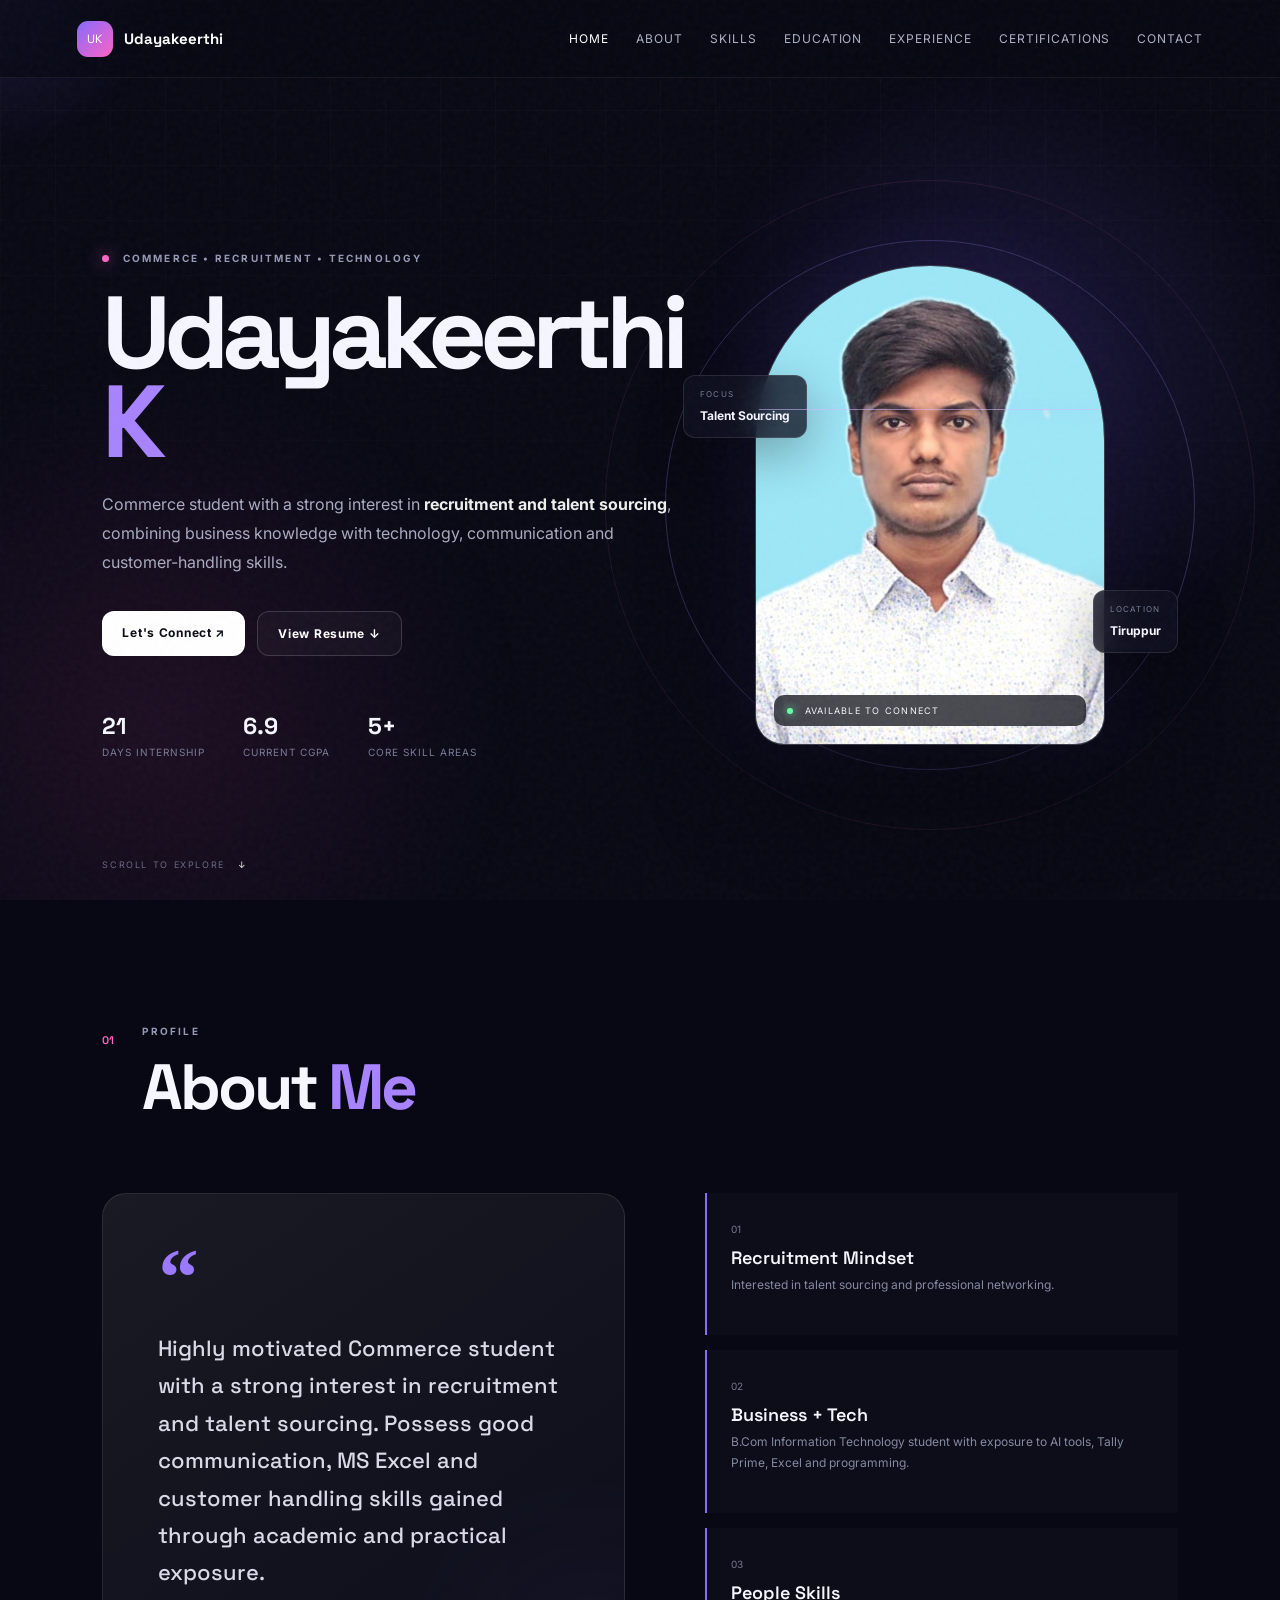
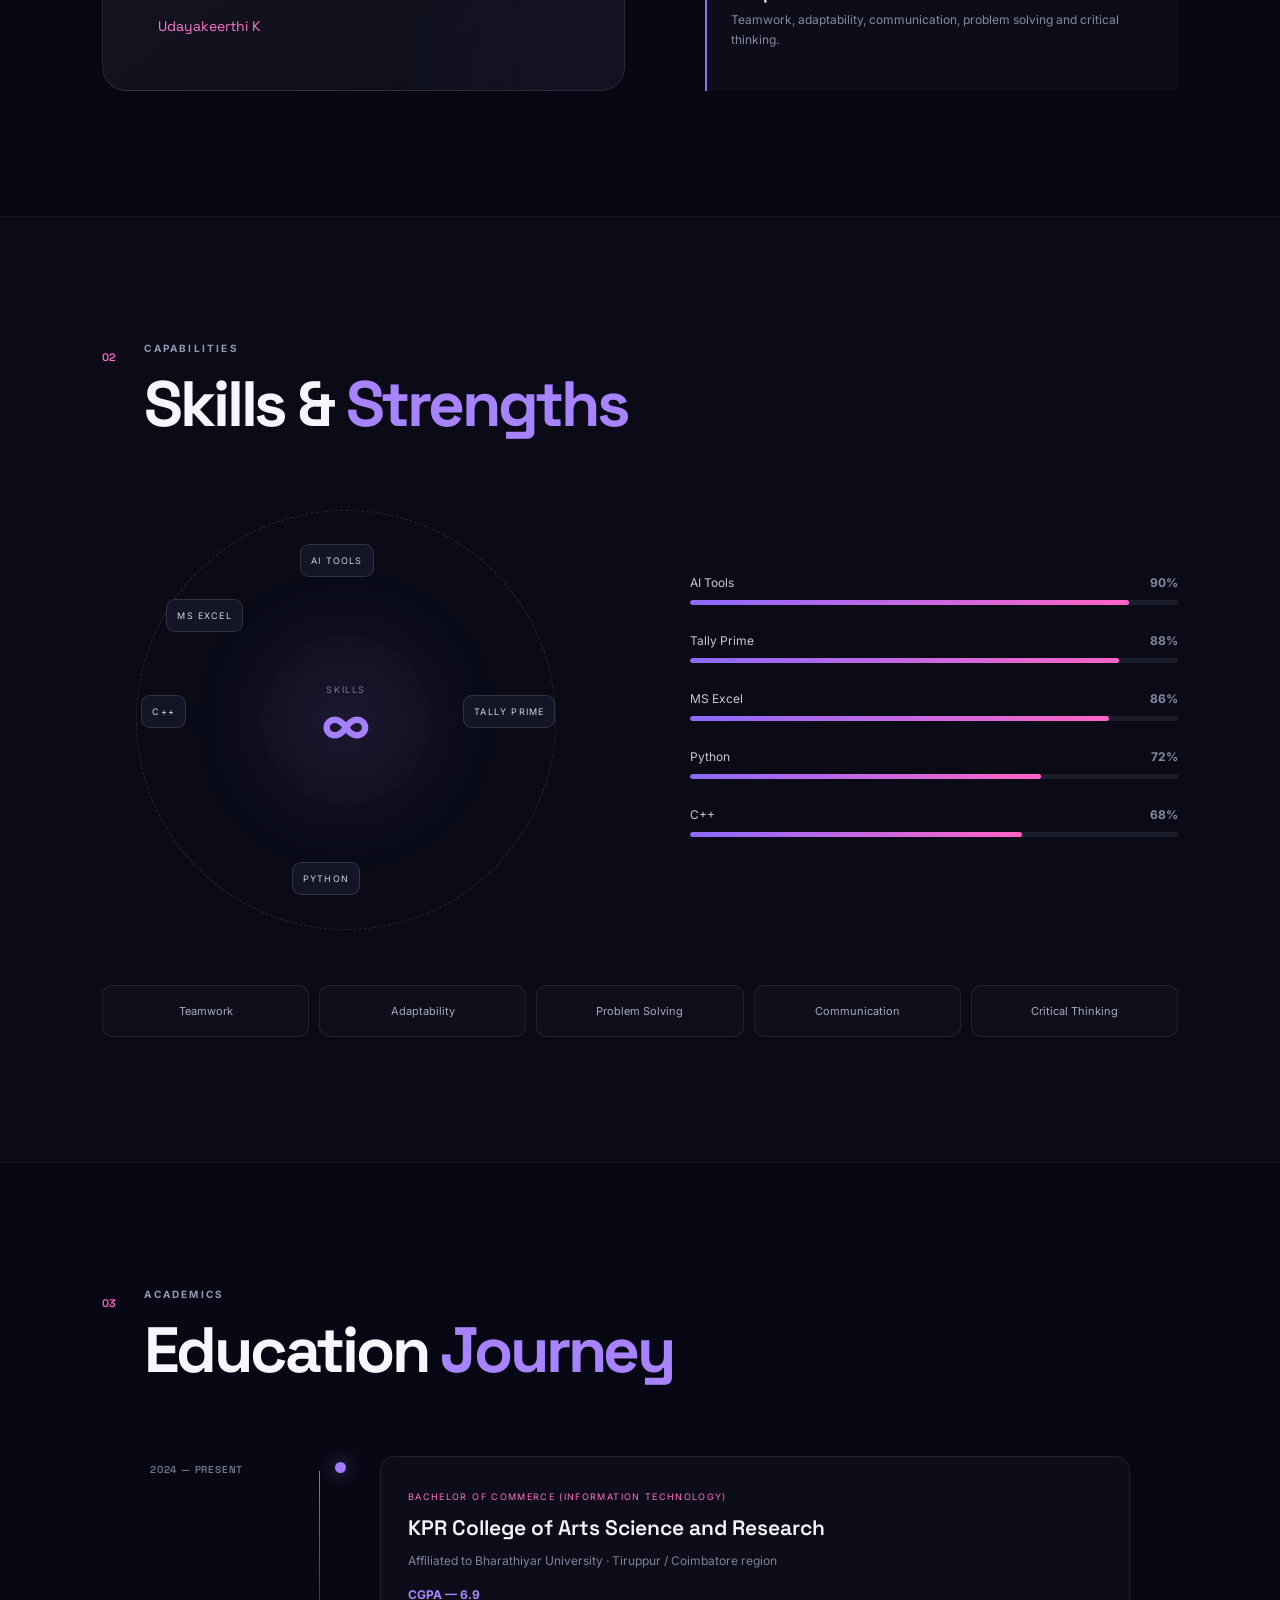
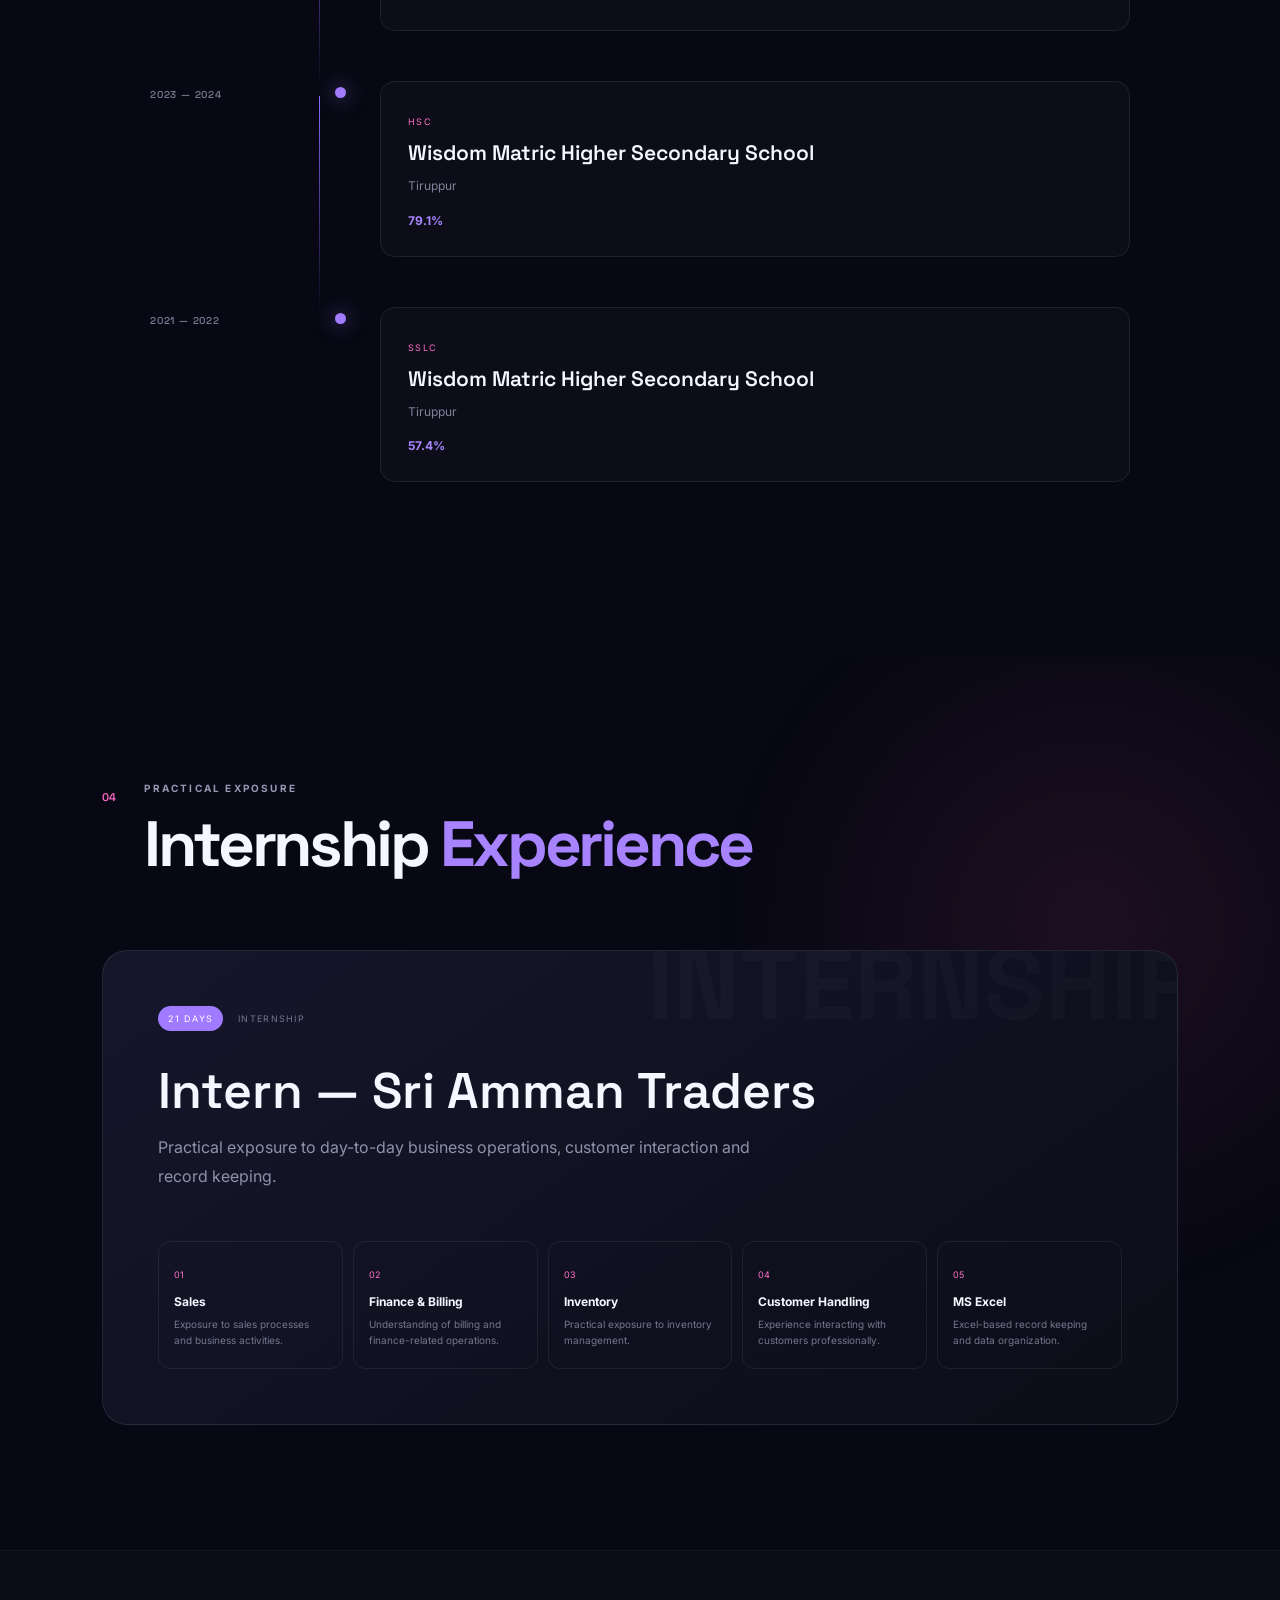
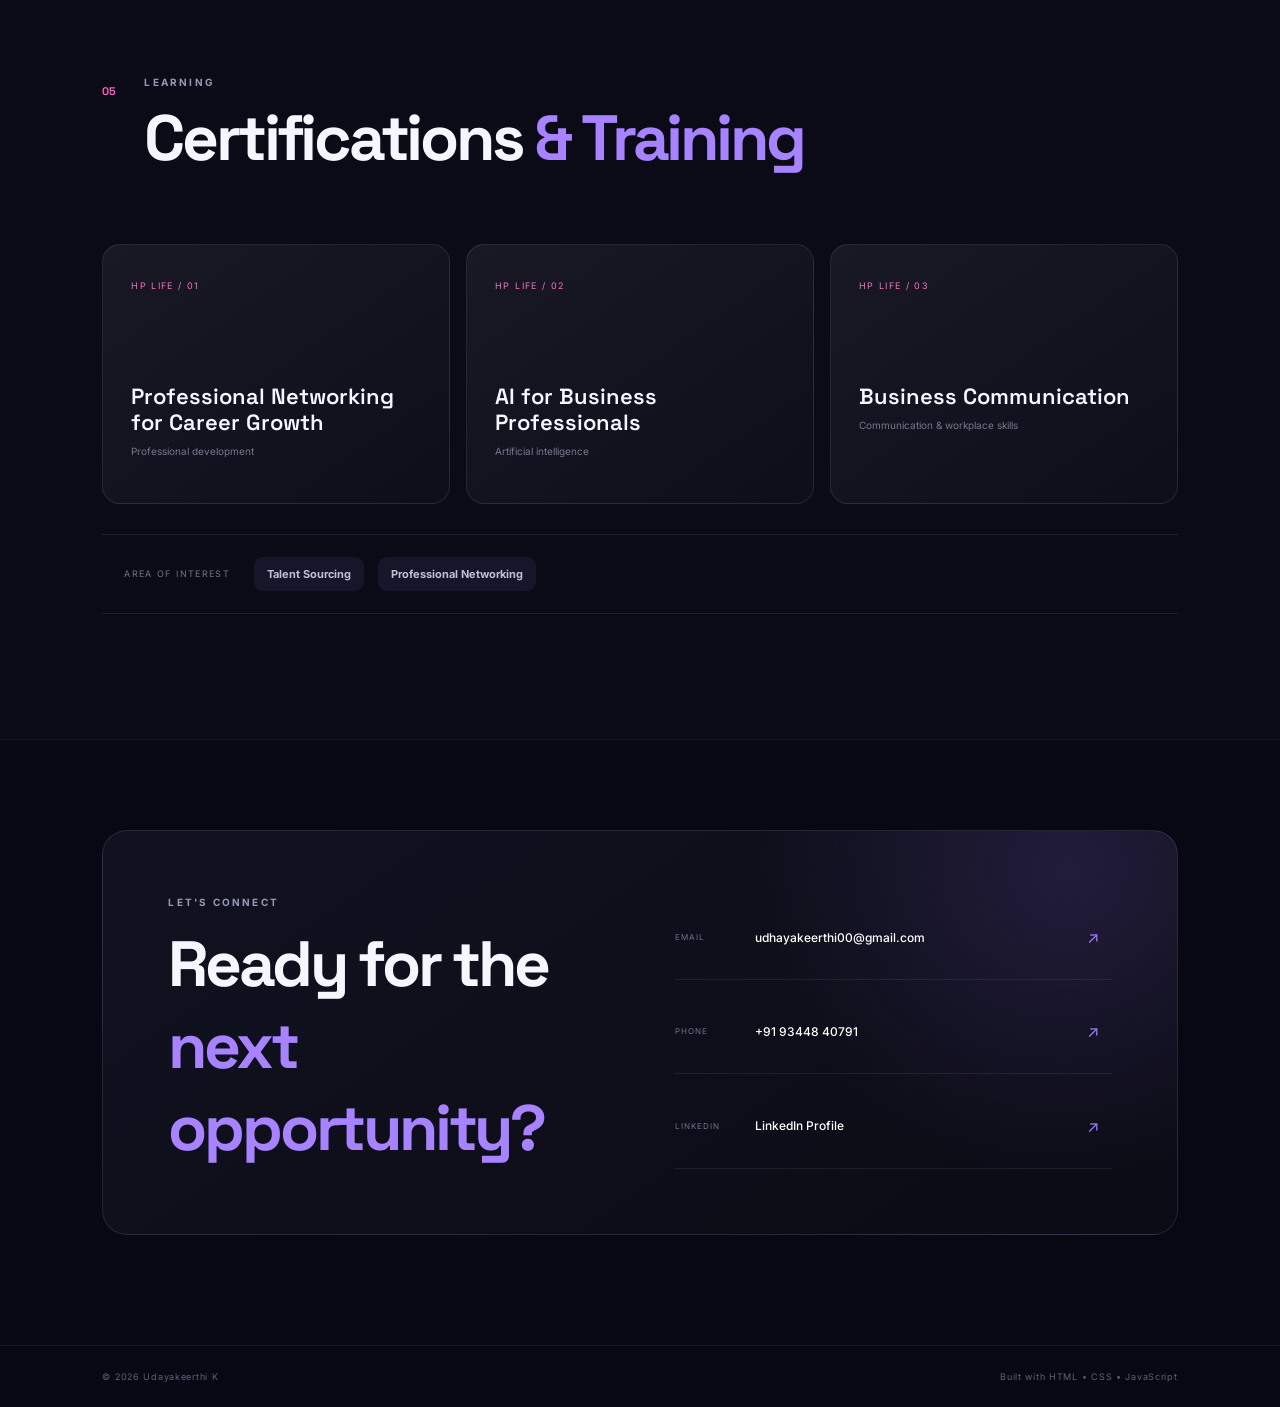
<file: index.html>
<!DOCTYPE html>
<html lang="en">
<head>
  <meta charset="UTF-8" />
  <meta name="viewport" content="width=device-width, initial-scale=1.0" />
  <meta name="description" content="Udayakeerthi K — Commerce student portfolio focused on recruitment, talent sourcing, networking and business technology." />
  <title>Udayakeerthi K | Portfolio</title>
  <link rel="preconnect" href="https://fonts.googleapis.com">
  <link rel="preconnect" href="https://fonts.gstatic.com" crossorigin>
  <link href="https://fonts.googleapis.com/css2?family=Inter:wght@400;500;600;700;800&family=Space+Grotesk:wght@500;600;700&display=swap" rel="stylesheet">
  <link rel="stylesheet" href="style.css" />
</head>
<body>
  <div class="cursor-glow"></div>
  <div class="noise"></div>
  <div class="progress"></div>

  <header class="nav">
    <a class="brand" href="#home"><span>UK</span><b>Udayakeerthi</b></a>
    <button class="menu" aria-label="Open menu"><i></i><i></i><i></i></button>
    <nav>
      <a class="active" href="#home">Home</a>
      <a href="#about">About</a>
      <a href="#skills">Skills</a>
      <a href="#education">Education</a>
      <a href="#experience">Experience</a>
      <a href="#certifications">Certifications</a>
      <a href="#contact">Contact</a>
    </nav>
  </header>

  <main>
    <section id="home" class="hero frame">
      <div class="hero-orb orb-a"></div>
      <div class="hero-orb orb-b"></div>
      <div class="grid"></div>

      <div class="hero-copy reveal">
        <p class="eyebrow"><span></span> COMMERCE • RECRUITMENT • TECHNOLOGY</p>
        <h1>Udayakeerthi<br><em>K</em></h1>
        <p class="lead">Commerce student with a strong interest in <strong>recruitment and talent sourcing</strong>, combining business knowledge with technology, communication and customer-handling skills.</p>
        <div class="hero-actions">
          <a class="btn primary" href="#contact">Let's Connect <span>↗</span></a>
          <a class="btn ghost" href="assets/Udayakeerthi-K-Resume.pdf" target="_blank">View Resume <span>↓</span></a>
        </div>
        <div class="mini-stats">
          <div><b>21</b><span>Days Internship</span></div>
          <div><b>6.9</b><span>Current CGPA</span></div>
          <div><b>5+</b><span>Core Skill Areas</span></div>
        </div>
      </div>

      <div class="portrait-wrap reveal delay">
        <div class="portrait-ring ring-one"></div>
        <div class="portrait-ring ring-two"></div>
        <div class="portrait-card">
          <div class="scanline"></div>
          <img src="assets/profile.jpg" alt="Udayakeerthi K portrait" />
          <div class="portrait-tag"><span class="dot"></span> AVAILABLE TO CONNECT</div>
        </div>
        <div class="float-card fc-one"><small>FOCUS</small><strong>Talent Sourcing</strong></div>
        <div class="float-card fc-two"><small>LOCATION</small><strong>Tiruppur</strong></div>
      </div>

      <div class="scroll-cue">SCROLL TO EXPLORE <span>↓</span></div>
    </section>

    <section id="about" class="section frame">
      <div class="section-head reveal">
        <span class="index">01</span>
        <div><p class="eyebrow">PROFILE</p><h2>About <em>Me</em></h2></div>
      </div>
      <div class="about-grid">
        <div class="about-card glass reveal">
          <div class="quote-mark">“</div>
          <p>Highly motivated Commerce student with a strong interest in recruitment and talent sourcing. Possess good communication, MS Excel and customer handling skills gained through academic and practical exposure.</p>
          <div class="signature">Udayakeerthi K</div>
        </div>
        <div class="about-side">
          <div class="info-card reveal"><span>01</span><h3>Recruitment Mindset</h3><p>Interested in talent sourcing and professional networking.</p></div>
          <div class="info-card reveal"><span>02</span><h3>Business + Tech</h3><p>B.Com Information Technology student with exposure to AI tools, Tally Prime, Excel and programming.</p></div>
          <div class="info-card reveal"><span>03</span><h3>People Skills</h3><p>Teamwork, adaptability, communication, problem solving and critical thinking.</p></div>
        </div>
      </div>
    </section>

    <section id="skills" class="section dark frame">
      <div class="section-head reveal">
        <span class="index">02</span>
        <div><p class="eyebrow">CAPABILITIES</p><h2>Skills & <em>Strengths</em></h2></div>
      </div>
      <div class="skills-layout">
        <div class="skill-wheel reveal">
          <div class="wheel-center"><span>SKILLS</span><b>∞</b></div>
          <i class="s1">AI TOOLS</i><i class="s2">TALLY PRIME</i><i class="s3">PYTHON</i><i class="s4">C++</i><i class="s5">MS EXCEL</i>
        </div>
        <div class="skill-list">
          <div class="skill reveal"><div><span>AI Tools</span><b>90%</b></div><div class="bar"><i style="--w:90%"></i></div></div>
          <div class="skill reveal"><div><span>Tally Prime</span><b>88%</b></div><div class="bar"><i style="--w:88%"></i></div></div>
          <div class="skill reveal"><div><span>MS Excel</span><b>86%</b></div><div class="bar"><i style="--w:86%"></i></div></div>
          <div class="skill reveal"><div><span>Python</span><b>72%</b></div><div class="bar"><i style="--w:72%"></i></div></div>
          <div class="skill reveal"><div><span>C++</span><b>68%</b></div><div class="bar"><i style="--w:68%"></i></div></div>
        </div>
      </div>
      <div class="soft-grid">
        <div class="soft reveal">Teamwork</div><div class="soft reveal">Adaptability</div><div class="soft reveal">Problem Solving</div>
        <div class="soft reveal">Communication</div><div class="soft reveal">Critical Thinking</div>
      </div>
    </section>

    <section id="education" class="section frame">
      <div class="section-head reveal">
        <span class="index">03</span>
        <div><p class="eyebrow">ACADEMICS</p><h2>Education <em>Journey</em></h2></div>
      </div>
      <div class="timeline">
        <article class="timeline-item reveal">
          <div class="time">2024 — PRESENT</div><div class="timeline-dot"></div>
          <div class="timeline-card"><span>BACHELOR OF COMMERCE (INFORMATION TECHNOLOGY)</span><h3>KPR College of Arts Science and Research</h3><p>Affiliated to Bharathiyar University · Tiruppur / Coimbatore region</p><b>CGPA — 6.9</b></div>
        </article>
        <article class="timeline-item reveal">
          <div class="time">2023 — 2024</div><div class="timeline-dot"></div>
          <div class="timeline-card"><span>HSC</span><h3>Wisdom Matric Higher Secondary School</h3><p>Tiruppur</p><b>79.1%</b></div>
        </article>
        <article class="timeline-item reveal">
          <div class="time">2021 — 2022</div><div class="timeline-dot"></div>
          <div class="timeline-card"><span>SSLC</span><h3>Wisdom Matric Higher Secondary School</h3><p>Tiruppur</p><b>57.4%</b></div>
        </article>
      </div>
    </section>

    <section id="experience" class="section experience frame">
      <div class="section-head reveal">
        <span class="index">04</span>
        <div><p class="eyebrow">PRACTICAL EXPOSURE</p><h2>Internship <em>Experience</em></h2></div>
      </div>
      <div class="experience-card reveal">
        <div class="exp-top"><span class="pill">21 DAYS</span><span>INTERNSHIP</span></div>
        <h3>Intern — Sri Amman Traders</h3>
        <p class="exp-summary">Practical exposure to day-to-day business operations, customer interaction and record keeping.</p>
        <div class="exp-grid">
          <div><span>01</span><b>Sales</b><p>Exposure to sales processes and business activities.</p></div>
          <div><span>02</span><b>Finance & Billing</b><p>Understanding of billing and finance-related operations.</p></div>
          <div><span>03</span><b>Inventory</b><p>Practical exposure to inventory management.</p></div>
          <div><span>04</span><b>Customer Handling</b><p>Experience interacting with customers professionally.</p></div>
          <div><span>05</span><b>MS Excel</b><p>Excel-based record keeping and data organization.</p></div>
        </div>
      </div>
    </section>

    <section id="certifications" class="section dark frame">
      <div class="section-head reveal">
        <span class="index">05</span>
        <div><p class="eyebrow">LEARNING</p><h2>Certifications <em>& Training</em></h2></div>
      </div>
      <div class="cert-grid">
        <div class="cert-card reveal"><span>HP LIFE / 01</span><h3>Professional Networking for Career Growth</h3><p>Professional development</p></div>
        <div class="cert-card reveal"><span>HP LIFE / 02</span><h3>AI for Business Professionals</h3><p>Artificial intelligence</p></div>
        <div class="cert-card reveal"><span>HP LIFE / 03</span><h3>Business Communication</h3><p>Communication & workplace skills</p></div>
      </div>
      <div class="interest-strip reveal"><span>AREA OF INTEREST</span><b>Talent Sourcing</b><b>Professional Networking</b></div>
    </section>

    <section id="contact" class="section contact frame">
      <div class="contact-card reveal">
        <div><p class="eyebrow">LET'S CONNECT</p><h2>Ready for the<br><em>next opportunity?</em></h2></div>
        <div class="contact-links">
          <a href="mailto:udhayakeerthi00@gmail.com"><small>EMAIL</small><strong>udhayakeerthi00@gmail.com</strong><span>↗</span></a>
          <a href="tel:+919344840791"><small>PHONE</small><strong>+91 93448 40791</strong><span>↗</span></a>
          <a href="https://www.linkedin.com/" target="_blank"><small>LINKEDIN</small><strong>LinkedIn Profile</strong><span>↗</span></a>
        </div>
      </div>
    </section>
  </main>

  <footer><span>© 2026 Udayakeerthi K</span><span>Built with HTML • CSS • JavaScript</span></footer>
  <button class="top" aria-label="Back to top">↑</button>
  <script src="script.js"></script>
</body>
</html>
</file>
<file: style.css>
*{box-sizing:border-box;margin:0;padding:0}html{scroll-behavior:smooth}body{font-family:Inter,sans-serif;background:#070813;color:#f5f6ff;overflow-x:hidden}.noise{position:fixed;inset:0;pointer-events:none;z-index:100;background-image:url("data:image/svg+xml,%3Csvg viewBox='0 0 180 180' xmlns='http://www.w3.org/2000/svg'%3E%3Cfilter id='n'%3E%3CfeTurbulence type='fractalNoise' baseFrequency='.9' numOctaves='3' stitchTiles='stitch'/%3E%3C/filter%3E%3Crect width='100%25' height='100%25' filter='url(%23n)' opacity='.035'/%3E%3C/svg%3E")}.cursor-glow{position:fixed;width:340px;height:340px;border-radius:50%;pointer-events:none;z-index:0;background:radial-gradient(circle,rgba(126,102,255,.14),transparent 65%);transform:translate(-50%,-50%)}.progress{position:fixed;top:0;left:0;height:3px;width:0;background:linear-gradient(90deg,#8f6cff,#ff65c7);z-index:1000}.nav{height:78px;display:flex;align-items:center;justify-content:space-between;padding:0 6vw;position:fixed;top:0;width:100%;z-index:50;background:rgba(7,8,19,.68);backdrop-filter:blur(18px);border-bottom:1px solid rgba(255,255,255,.06)}.brand{display:flex;align-items:center;gap:11px;color:#fff;text-decoration:none;font-family:"Space Grotesk"}.brand span{width:36px;height:36px;display:grid;place-items:center;border-radius:11px;background:linear-gradient(135deg,#8569ff,#ff62c4);font-size:12px}.brand b{font-size:15px}.nav nav{display:flex;gap:27px}.nav nav a{color:#aeb1c6;text-decoration:none;font-size:12px;letter-spacing:.08em;text-transform:uppercase;transition:.25s}.nav nav a:hover,.nav nav a.active{color:#fff}.menu{display:none;background:none;border:0}.menu i{display:block;width:25px;height:2px;background:#fff;margin:5px}.frame{position:relative}.hero{min-height:100vh;padding:150px 8vw 80px;display:grid;grid-template-columns:1.08fr .92fr;align-items:center;overflow:hidden;background:radial-gradient(circle at 78% 42%,rgba(127,93,255,.19),transparent 28%),radial-gradient(circle at 12% 80%,rgba(255,75,181,.09),transparent 28%)}.grid{position:absolute;inset:0;background-image:linear-gradient(rgba(255,255,255,.025) 1px,transparent 1px),linear-gradient(90deg,rgba(255,255,255,.025) 1px,transparent 1px);background-size:55px 55px;mask-image:linear-gradient(to bottom,#000,transparent 85%);pointer-events:none}.hero-copy{z-index:2}.eyebrow{font-size:10px;letter-spacing:.22em;color:#9699b4;font-weight:700}.eyebrow span{display:inline-block;width:7px;height:7px;border-radius:50%;background:#ff65c7;margin-right:9px;box-shadow:0 0 18px #ff65c7}.hero h1{font-family:"Space Grotesk";font-size:clamp(58px,8vw,120px);line-height:.87;letter-spacing:-.07em;margin:24px 0}.hero h1 em,.section h2 em{font-style:normal;color:#a783ff}.lead{max-width:620px;color:#a9abc0;line-height:1.8;font-size:16px}.lead strong{color:#eee}.hero-actions{display:flex;gap:12px;margin-top:34px}.btn{padding:14px 20px;border-radius:12px;text-decoration:none;font-size:12px;font-weight:700;letter-spacing:.06em;transition:.3s}.btn.primary{background:#fff;color:#0a0b15}.btn.primary:hover{transform:translateY(-3px);box-shadow:0 12px 35px rgba(255,255,255,.15)}.btn.ghost{border:1px solid rgba(255,255,255,.16);color:#fff;background:rgba(255,255,255,.03)}.mini-stats{display:flex;gap:38px;margin-top:55px}.mini-stats div{display:flex;flex-direction:column;gap:5px}.mini-stats b{font:700 23px "Space Grotesk"}.mini-stats span{font-size:10px;color:#777b96;text-transform:uppercase;letter-spacing:.1em}.portrait-wrap{position:relative;height:590px;display:grid;place-items:center}.portrait-card{width:min(350px,72vw);height:480px;border-radius:180px 180px 30px 30px;overflow:hidden;position:relative;border:1px solid rgba(255,255,255,.16);background:#151626;box-shadow:0 35px 100px rgba(0,0,0,.55),0 0 80px rgba(123,88,255,.15)}.portrait-card img{width:100%;height:100%;object-fit:cover;object-position:center top;filter:saturate(.92) contrast(1.02)}.scanline{position:absolute;z-index:2;left:0;right:0;top:30%;height:1px;background:#d6b8ff;box-shadow:0 0 18px #b98fff;animation:scan 4s ease-in-out infinite;opacity:.55}.portrait-tag{position:absolute;bottom:18px;left:18px;right:18px;padding:10px 13px;border-radius:10px;background:rgba(5,6,15,.72);backdrop-filter:blur(12px);font-size:9px;letter-spacing:.14em}.dot{display:inline-block;width:6px;height:6px;background:#68ffa8;border-radius:50%;margin-right:7px;box-shadow:0 0 10px #68ffa8}.portrait-ring{position:absolute;border:1px solid rgba(168,139,255,.25);border-radius:50%;width:530px;height:530px;animation:spin 18s linear infinite}.ring-two{width:650px;height:650px;border-color:rgba(255,100,200,.1);animation-direction:reverse;animation-duration:25s}.float-card{position:absolute;padding:13px 16px;border:1px solid rgba(255,255,255,.1);background:rgba(15,16,31,.78);backdrop-filter:blur(16px);border-radius:12px;box-shadow:0 15px 50px rgba(0,0,0,.3);animation:float 5s ease-in-out infinite}.float-card small{display:block;color:#777b96;font-size:8px;letter-spacing:.15em;margin-bottom:5px}.float-card strong{font-size:12px}.fc-one{left:0;top:28%;}.fc-two{right:0;bottom:25%;animation-delay:-2s}.scroll-cue{position:absolute;bottom:30px;left:8vw;color:#666a84;font-size:9px;letter-spacing:.18em}.scroll-cue span{margin-left:8px;color:#fff}.section{padding:125px 8vw}.section.dark{background:#0a0b17;border-top:1px solid rgba(255,255,255,.05);border-bottom:1px solid rgba(255,255,255,.05)}.section-head{display:flex;gap:28px;align-items:flex-start;margin-bottom:65px}.index{font:600 11px "Space Grotesk";color:#ff69c8;padding-top:8px}.section h2{font:700 clamp(38px,5vw,66px) "Space Grotesk";letter-spacing:-.05em;margin-top:9px}.about-grid{display:grid;grid-template-columns:1.05fr .95fr;gap:80px}.glass{background:linear-gradient(145deg,rgba(255,255,255,.075),rgba(255,255,255,.025));border:1px solid rgba(255,255,255,.1);border-radius:24px;padding:55px;min-height:370px;position:relative;overflow:hidden}.glass:after{content:"";position:absolute;width:180px;height:180px;border-radius:50%;background:#8b68ff;filter:blur(90px);opacity:.15;right:-60px;bottom:-70px}.quote-mark{font:700 80px Georgia;color:#9a79ff;line-height:.7}.about-card p{font:500 22px/1.7 "Space Grotesk";color:#d9d9e7;max-width:700px;margin:25px 0}.signature{font-family:"Space Grotesk";color:#ff77cc;font-size:14px}.about-side{display:grid;gap:15px}.info-card{padding:24px;border-left:2px solid #8c6cff;background:rgba(255,255,255,.025);transition:.3s}.info-card:hover{transform:translateX(7px);background:rgba(255,255,255,.05)}.info-card span{font-size:10px;color:#75798f}.info-card h3{margin:9px 0 6px;font:600 18px "Space Grotesk"}.info-card p{font-size:12px;color:#8589a1;line-height:1.7}.skills-layout{display:grid;grid-template-columns:1fr 1fr;gap:100px;align-items:center}.skill-wheel{height:420px;position:relative;border:1px dashed rgba(255,255,255,.12);border-radius:50%;width:420px;margin:auto;animation:spin 25s linear infinite}.wheel-center{position:absolute;inset:125px;border-radius:50%;background:radial-gradient(circle,#1c1731,#0d0e19);display:grid;place-items:center;align-content:center;animation:spin 25s linear infinite reverse;box-shadow:0 0 80px rgba(143,108,255,.12)}.wheel-center span{font-size:9px;letter-spacing:.18em;color:#777b96}.wheel-center b{font-size:50px;color:#a47fff}.skill-wheel i{position:absolute;font-style:normal;font-size:9px;letter-spacing:.13em;color:#d5d3e0;background:#141526;border:1px solid rgba(255,255,255,.12);padding:10px;border-radius:9px;animation:spin 25s linear infinite reverse}.s1{top:8%;left:39%}.s2{right:0;top:44%}.s3{bottom:8%;left:37%}.s4{left:1%;top:44%}.s5{top:21%;left:7%}.skill{margin:0 0 28px}.skill>div:first-child{display:flex;justify-content:space-between;font-size:12px;color:#c7c9d7;margin-bottom:10px}.skill b{color:#8589a2}.bar{height:5px;background:#1c1d2b;border-radius:10px;overflow:hidden}.bar i{display:block;width:0;height:100%;background:linear-gradient(90deg,#8b6aff,#ff64c5);border-radius:10px;transition:1.2s cubic-bezier(.2,.8,.2,1)}.revealed .bar i{width:var(--w)}.soft-grid{display:grid;grid-template-columns:repeat(5,1fr);gap:10px;margin-top:55px}.soft{padding:18px;text-align:center;border:1px solid rgba(255,255,255,.08);font-size:11px;color:#a8aabe;border-radius:10px;background:rgba(255,255,255,.02)}.timeline{max-width:980px;margin:auto}.timeline-item{display:grid;grid-template-columns:160px 20px 1fr;gap:25px;position:relative;padding-bottom:50px}.timeline-item:not(:last-child):after{content:"";position:absolute;left:169px;top:15px;width:1px;height:calc(100% - 10px);background:linear-gradient(#8b6aff,transparent)}.time{font:600 10px "Space Grotesk";color:#73778e;letter-spacing:.08em;padding-top:7px}.timeline-dot{width:11px;height:11px;background:#a27cff;border-radius:50%;margin-top:6px;box-shadow:0 0 20px rgba(162,124,255,.7);z-index:2}.timeline-card{padding:27px;border:1px solid rgba(255,255,255,.08);border-radius:15px;background:rgba(255,255,255,.025)}.timeline-card span{font-size:9px;color:#ff71c8;letter-spacing:.15em}.timeline-card h3{font:600 21px "Space Grotesk";margin:10px 0}.timeline-card p{font-size:12px;color:#7f839b;line-height:1.7}.timeline-card b{display:inline-block;margin-top:16px;font-size:12px;color:#a887ff}.experience{background:radial-gradient(circle at 85% 30%,rgba(255,87,188,.09),transparent 30%)}.experience-card{padding:55px;border-radius:25px;background:linear-gradient(145deg,#15162a,#0c0d18);border:1px solid rgba(255,255,255,.09);position:relative;overflow:hidden}.experience-card:before{content:"INTERNSHIP";position:absolute;right:-20px;top:-30px;font:800 100px "Space Grotesk";color:rgba(255,255,255,.025);pointer-events:none}.exp-top{display:flex;align-items:center;gap:15px;color:#73778f;font-size:9px;letter-spacing:.14em}.pill{background:#a17bff;color:#fff;padding:7px 10px;border-radius:100px}.experience-card h3{font:600 clamp(32px,4vw,50px) "Space Grotesk";margin:28px 0 10px}.exp-summary{color:#8e92aa;max-width:600px;line-height:1.8}.exp-grid{display:grid;grid-template-columns:repeat(5,1fr);gap:10px;margin-top:50px}.exp-grid div{padding:20px 15px;border:1px solid rgba(255,255,255,.07);border-radius:12px}.exp-grid span{color:#ff70c8;font-size:9px}.exp-grid b{display:block;font-size:12px;margin:12px 0 7px}.exp-grid p{font-size:10px;line-height:1.6;color:#74788f}.cert-grid{display:grid;grid-template-columns:repeat(3,1fr);gap:16px}.cert-card{min-height:260px;padding:28px;border:1px solid rgba(255,255,255,.09);border-radius:18px;background:linear-gradient(145deg,rgba(255,255,255,.06),rgba(255,255,255,.015));transition:.35s}.cert-card:hover{transform:translateY(-8px);border-color:rgba(167,128,255,.4)}.cert-card span{font-size:9px;color:#ff6dc5;letter-spacing:.15em}.cert-card h3{font:600 22px/1.2 "Space Grotesk";margin-top:90px}.cert-card p{font-size:10px;color:#74788e;margin-top:10px}.interest-strip{display:flex;gap:14px;align-items:center;flex-wrap:wrap;margin-top:30px;padding:22px;border-top:1px solid rgba(255,255,255,.08);border-bottom:1px solid rgba(255,255,255,.08)}.interest-strip span{font-size:9px;color:#70748a;letter-spacing:.15em;margin-right:10px}.interest-strip b{font-size:11px;padding:10px 13px;border-radius:9px;background:#15162a;color:#bfc1d0}.contact{padding-top:90px;padding-bottom:110px}.contact-card{display:grid;grid-template-columns:1fr 1fr;gap:70px;padding:65px;border:1px solid rgba(255,255,255,.1);border-radius:25px;background:radial-gradient(circle at 90% 10%,rgba(155,111,255,.15),transparent 30%),linear-gradient(145deg,#111220,#0a0b14)}.contact-card h2{font:700 clamp(40px,5vw,65px) "Space Grotesk";letter-spacing:-.05em;margin-top:15px}.contact-links{display:grid;gap:10px}.contact-links a{display:grid;grid-template-columns:80px 1fr 25px;align-items:center;padding:18px 0;border-bottom:1px solid rgba(255,255,255,.08);text-decoration:none;color:#fff}.contact-links small{font-size:8px;letter-spacing:.13em;color:#6f738a}.contact-links strong{font-size:12px;font-weight:500}.contact-links span{color:#a17cff}.top{position:fixed;right:25px;bottom:25px;width:42px;height:42px;border:1px solid rgba(255,255,255,.14);border-radius:50%;background:#121321;color:#fff;z-index:20;opacity:0;pointer-events:none;transition:.3s}.top.show{opacity:1;pointer-events:auto}footer{display:flex;justify-content:space-between;padding:25px 8vw;color:#5e6278;font-size:9px;letter-spacing:.08em;border-top:1px solid rgba(255,255,255,.06)}@keyframes spin{to{transform:rotate(360deg)}}@keyframes float{0%,100%{transform:translateY(0)}50%{transform:translateY(-13px)}}@keyframes scan{0%,100%{top:25%;opacity:0}50%{top:75%;opacity:.7}}.reveal{opacity:0;transform:translateY(30px);transition:opacity .8s ease,transform .8s ease}.reveal.revealed{opacity:1;transform:none}.delay{transition-delay:.2s}@media(max-width:900px){.nav{padding:0 5vw}.nav nav{display:none;position:absolute;top:78px;left:0;width:100%;padding:20px 5vw;background:#0b0c17;flex-direction:column}.nav nav.open{display:flex}.menu{display:block}.hero{grid-template-columns:1fr;padding:125px 7vw 80px}.hero-copy{text-align:center}.hero .lead{margin:auto}.hero-actions{justify-content:center}.mini-stats{justify-content:center}.portrait-wrap{height:540px}.about-grid,.skills-layout,.contact-card{grid-template-columns:1fr;gap:45px}.skill-wheel{width:330px;height:330px}.wheel-center{inset:95px}.exp-grid{grid-template-columns:repeat(2,1fr)}.cert-grid{grid-template-columns:1fr 1fr}.soft-grid{grid-template-columns:repeat(2,1fr)}}@media(max-width:560px){.nav{height:68px}.hero{padding-top:105px}.hero h1{font-size:58px}.mini-stats{gap:18px}.mini-stats span{font-size:8px}.portrait-wrap{height:470px}.portrait-card{height:400px}.portrait-ring{width:430px;height:430px}.ring-two{width:510px;height:510px}.float-card{display:none}.section{padding:90px 6vw}.section-head{margin-bottom:45px}.glass{padding:30px}.about-card p{font-size:18px}.timeline-item{grid-template-columns:1fr;gap:10px;padding-left:18px}.timeline-item:after,.timeline-dot{display:none}.timeline-card{margin-left:0}.exp-grid,.cert-grid{grid-template-columns:1fr}.experience-card,.contact-card{padding:30px}.contact-card{gap:35px}.contact-links a{grid-template-columns:70px 1fr 20px}.soft-grid{grid-template-columns:1fr 1fr}footer{flex-direction:column;gap:10px}}
</file>
